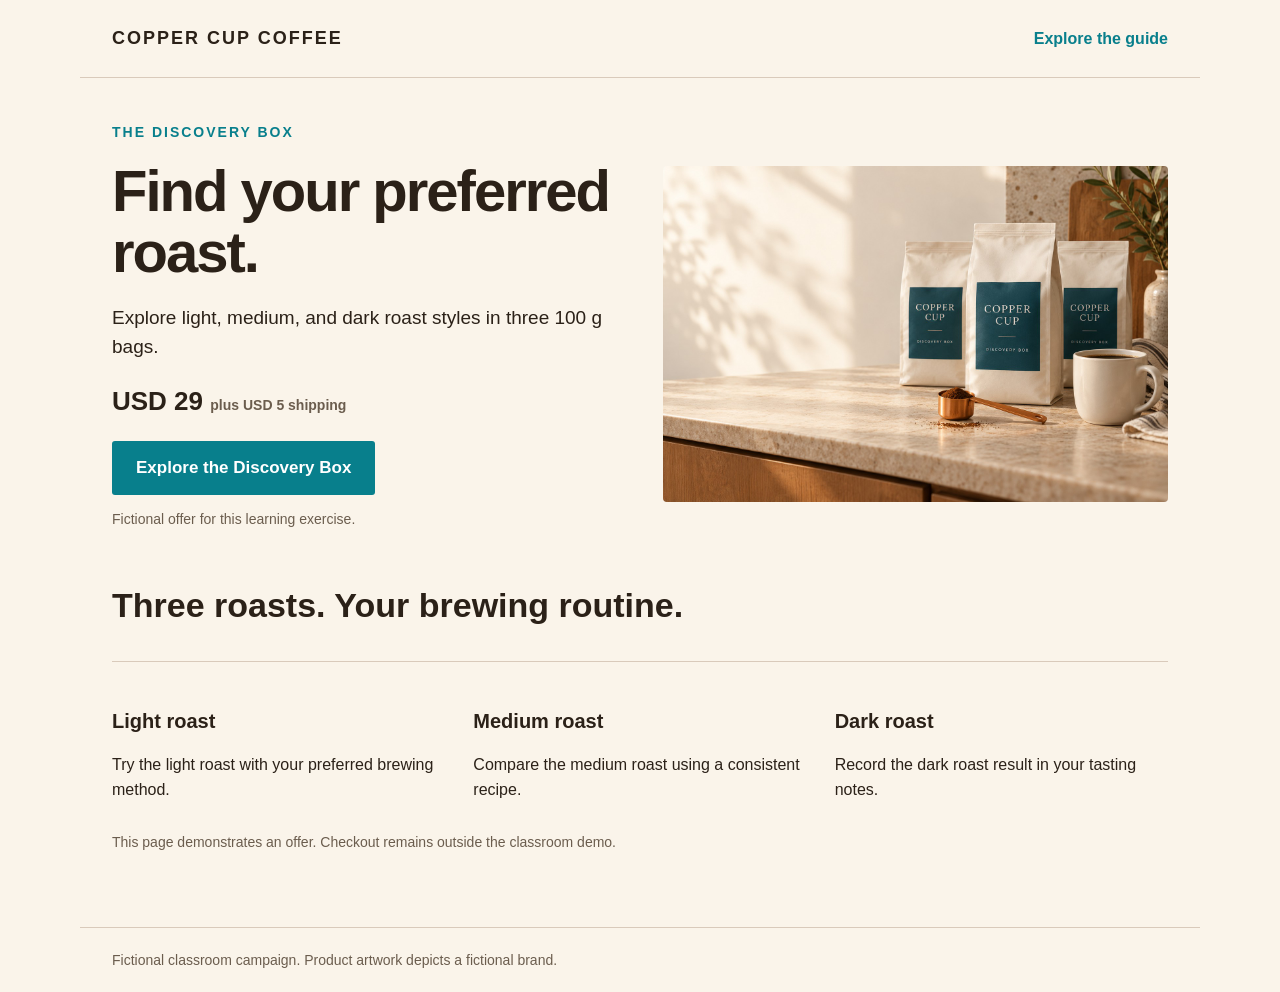
<file: course-files/campaigns/discovery-box/rehearsal/site/index.html>
<!doctype html><html lang="en"><head><meta charset="UTF-8"><meta name="viewport" content="width=device-width,initial-scale=1"><title>Copper Cup Discovery Box</title><link rel="stylesheet" href="style.css"></head><body><header><span class="wordmark">COPPER CUP COFFEE</span><a href="#details">Explore the guide</a></header><main><section class="hero"><div><div class="eyebrow">The Discovery Box</div><h1>Find your preferred roast.</h1><p>Explore light, medium, and dark roast styles in three 100 g bags.</p><div class="price">USD 29 <span class="fine">plus USD 5 shipping</span></div><a class="cta" href="#details">Explore the Discovery Box</a><p class="fine">Fictional offer for this learning exercise.</p></div><img src="product.jpg" alt="Three Copper Cup coffee bags beside a mug and copper scoop"></section><section id="details"><h2>Three roasts. Your brewing routine.</h2><div class="details"><div><h3>Light roast</h3><p>Try the light roast with your preferred brewing method.</p></div><div><h3>Medium roast</h3><p>Compare the medium roast using a consistent recipe.</p></div><div><h3>Dark roast</h3><p>Record the dark roast result in your tasting notes.</p></div></div><p class="fine">This page demonstrates an offer. Checkout remains outside the classroom demo.</p></section></main><footer>Fictional classroom campaign. Product artwork depicts a fictional brand.</footer></body></html>
</file>
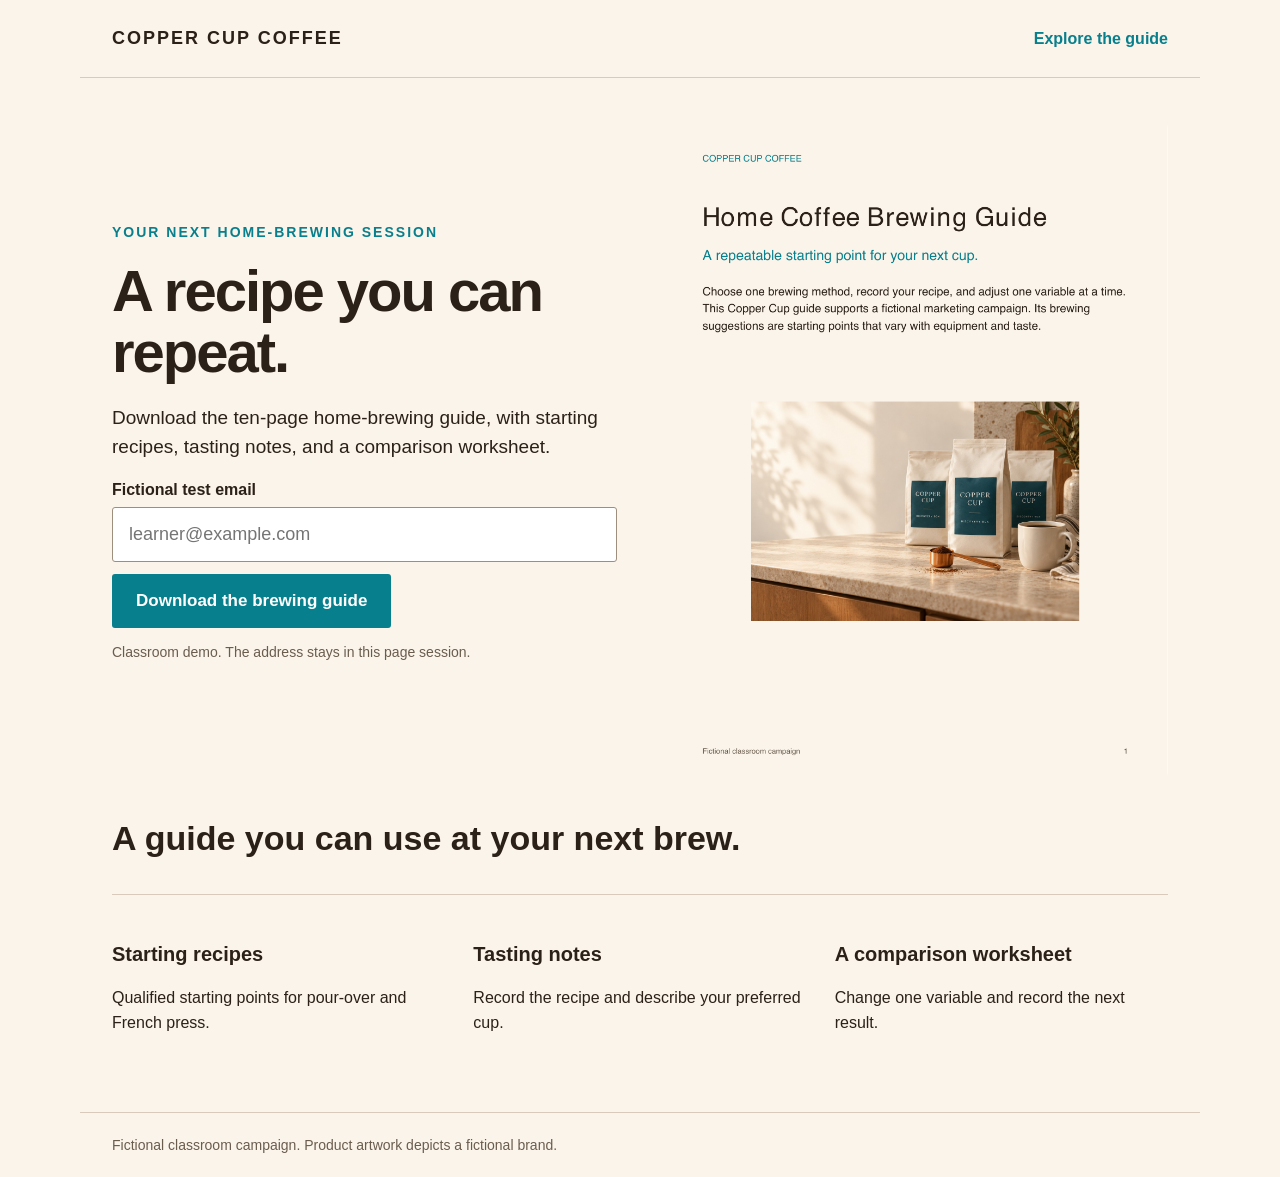
<file: course-files/campaigns/lead-magnet/rehearsal/site/index.html>
<!doctype html><html lang="en"><head><meta charset="UTF-8"><meta name="viewport" content="width=device-width,initial-scale=1"><title>Copper Cup Brewing Guide</title><link rel="stylesheet" href="style.css"></head><body><header><span class="wordmark">COPPER CUP COFFEE</span><a href="#details">Explore the guide</a></header><main><section class="hero"><div><div class="eyebrow">Your next home-brewing session</div><h1>A recipe you can repeat.</h1><p>Download the ten-page home-brewing guide, with starting recipes, tasting notes, and a comparison worksheet.</p><form id="lead-form"><label for="email">Fictional test email</label><input id="email" name="email" type="email" placeholder="learner@example.com" required autocomplete="off"><button type="submit">Download the brewing guide</button></form><div id="result" role="status" hidden><strong>Your guide is ready.</strong><p><a href="../brewing-guide.pdf" target="_blank" rel="noopener">Open the brewing guide PDF</a></p></div><p class="fine">Classroom demo. The address stays in this page session.</p></div><img src="guide-cover.png" alt="Copper Cup Home Coffee Brewing Guide cover"></section><section id="details"><h2>A guide you can use at your next brew.</h2><div class="details"><div><h3>Starting recipes</h3><p>Qualified starting points for pour-over and French press.</p></div><div><h3>Tasting notes</h3><p>Record the recipe and describe your preferred cup.</p></div><div><h3>A comparison worksheet</h3><p>Change one variable and record the next result.</p></div></div></section></main><footer>Fictional classroom campaign. Product artwork depicts a fictional brand.</footer><script>document.getElementById('lead-form').addEventListener('submit',function(event){event.preventDefault();if(this.reportValidity()){document.getElementById('result').hidden=false;document.getElementById('result').focus();}});</script></body></html>
</file>
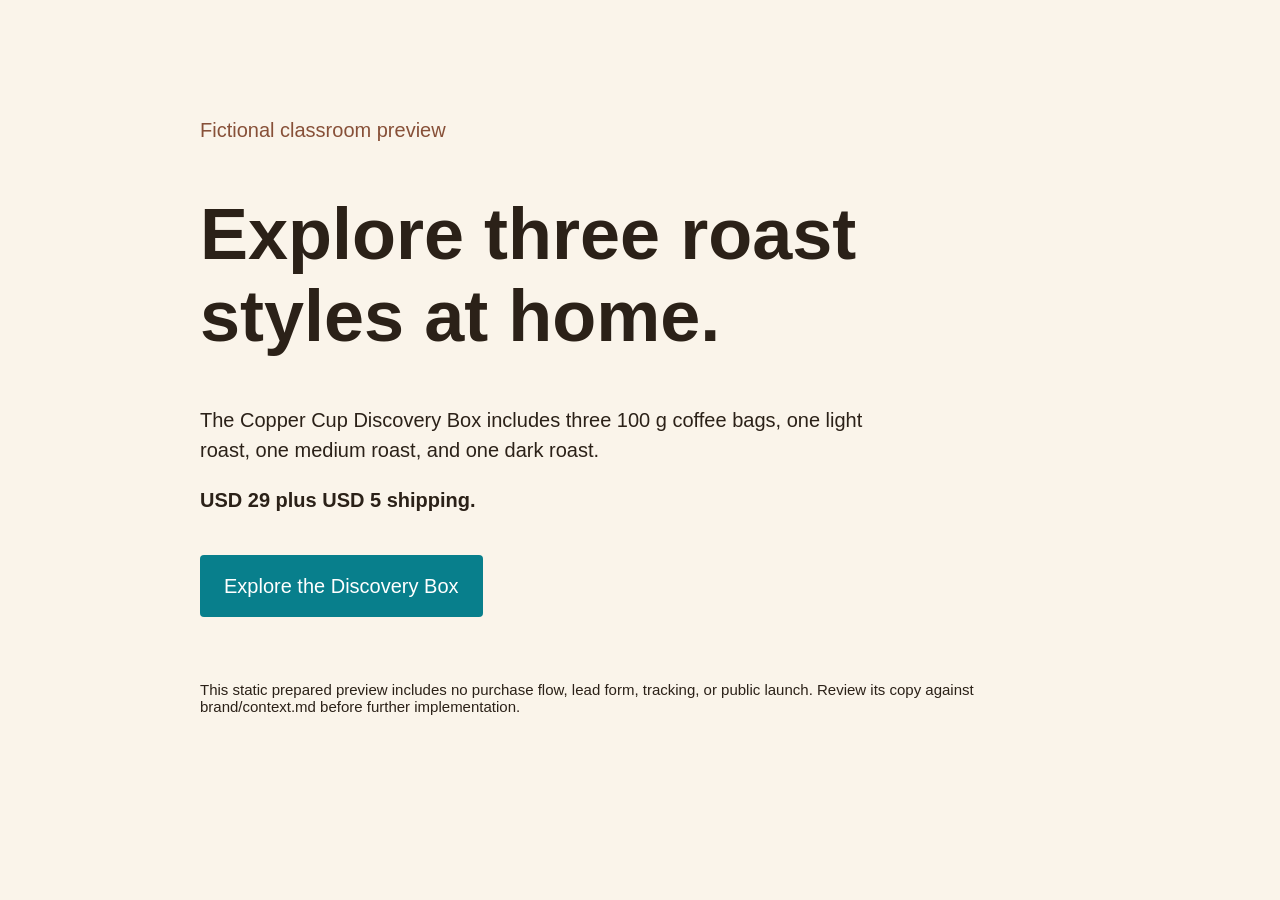
<file: examples/completed-beginner-project/campaigns/discovery-box/coordinated-01/offer-page.html>
<!doctype html><html lang="en"><meta charset="utf-8"><meta name="viewport" content="width=device-width, initial-scale=1"><title>Copper Cup Discovery Box</title><style>body{font:20px Arial,sans-serif;background:#FAF4EA;color:#2B2118;margin:0}main{max-width:880px;margin:7vh auto;padding:32px}h1{font-size:clamp(36px,7vw,72px);max-width:750px}p{line-height:1.5;max-width:680px}.cta{display:inline-block;background:#087F8C;color:white;padding:16px 24px;border-radius:4px}.label{color:#875038}aside{margin-top:44px;font-size:15px}</style><main><p class="label">Fictional classroom preview</p><h1>Explore three roast styles at home.</h1><p>The Copper Cup Discovery Box includes three 100 g coffee bags, one light roast, one medium roast, and one dark roast.</p><p><strong>USD 29 plus USD 5 shipping.</strong></p><p class="cta">Explore the Discovery Box</p><aside>This static prepared preview includes no purchase flow, lead form, tracking, or public launch. Review its copy against brand/context.md before further implementation.</aside></main></html>
</file>
<file: course-files/campaigns/discovery-box/rehearsal/site/style.css>
*{box-sizing:border-box}body{margin:0;background:#FAF4EA;color:#2B2118;font-family:Arial,sans-serif}header{max-width:1120px;margin:auto;padding:28px 32px;display:flex;justify-content:space-between;align-items:center;border-bottom:1px solid #d9cabb}.wordmark{font-size:18px;letter-spacing:2px;font-weight:700}header a{color:#087F8C;font-weight:bold;text-decoration:none}main{max-width:1120px;margin:auto;padding:46px 32px 60px}.hero{display:grid;grid-template-columns:1fr 1fr;gap:46px;align-items:center}.eyebrow{color:#087F8C;font-size:14px;letter-spacing:2px;font-weight:bold;text-transform:uppercase}h1{font-size:58px;letter-spacing:-2px;line-height:1.06;margin:20px 0}p{font-size:19px;line-height:1.55}img{display:block;width:100%;height:auto;border-radius:4px}.cta,button{display:inline-block;background:#087F8C;color:white;padding:17px 24px;font-size:17px;font-weight:bold;border:0;border-radius:3px;text-decoration:none;cursor:pointer}.fine{font-size:14px;color:#6b5d4e;line-height:1.5}.price{font-size:26px;font-weight:bold;margin:24px 0}h2{font-size:34px;margin-top:42px}.details{display:grid;grid-template-columns:repeat(3,1fr);gap:28px;margin-top:36px;border-top:1px solid #d9cabb;padding-top:28px}.details h3{font-size:20px}.details p{font-size:16px}label{display:block;font-weight:bold;margin:20px 0 8px}input{width:100%;padding:16px;font-size:18px;border:1px solid #9e8e7d;background:white;border-radius:3px;margin-bottom:12px}input:focus,button:focus,a:focus{outline:3px solid #C76A42;outline-offset:4px}#result{margin-top:20px;padding:18px;background:#e0eeeb}#result[hidden]{display:none}footer{max-width:1120px;margin:auto;padding:24px 32px;border-top:1px solid #d9cabb;font-size:14px;color:#6b5d4e}@media(max-width:700px){header{padding:22px}.hero{grid-template-columns:1fr;gap:24px}main{padding:26px 22px}h1{font-size:43px}.details{grid-template-columns:1fr}.hero img{max-height:420px;object-fit:contain}.wordmark{font-size:15px}header a{font-size:14px}}
</file>
<file: course-files/campaigns/lead-magnet/rehearsal/site/style.css>
*{box-sizing:border-box}body{margin:0;background:#FAF4EA;color:#2B2118;font-family:Arial,sans-serif}header{max-width:1120px;margin:auto;padding:28px 32px;display:flex;justify-content:space-between;align-items:center;border-bottom:1px solid #d9cabb}.wordmark{font-size:18px;letter-spacing:2px;font-weight:700}header a{color:#087F8C;font-weight:bold;text-decoration:none}main{max-width:1120px;margin:auto;padding:46px 32px 60px}.hero{display:grid;grid-template-columns:1fr 1fr;gap:46px;align-items:center}.eyebrow{color:#087F8C;font-size:14px;letter-spacing:2px;font-weight:bold;text-transform:uppercase}h1{font-size:58px;letter-spacing:-2px;line-height:1.06;margin:20px 0}p{font-size:19px;line-height:1.55}img{display:block;width:100%;height:auto;border-radius:4px}.cta,button{display:inline-block;background:#087F8C;color:white;padding:17px 24px;font-size:17px;font-weight:bold;border:0;border-radius:3px;text-decoration:none;cursor:pointer}.fine{font-size:14px;color:#6b5d4e;line-height:1.5}.price{font-size:26px;font-weight:bold;margin:24px 0}h2{font-size:34px;margin-top:42px}.details{display:grid;grid-template-columns:repeat(3,1fr);gap:28px;margin-top:36px;border-top:1px solid #d9cabb;padding-top:28px}.details h3{font-size:20px}.details p{font-size:16px}label{display:block;font-weight:bold;margin:20px 0 8px}input{width:100%;padding:16px;font-size:18px;border:1px solid #9e8e7d;background:white;border-radius:3px;margin-bottom:12px}input:focus,button:focus,a:focus{outline:3px solid #C76A42;outline-offset:4px}#result{margin-top:20px;padding:18px;background:#e0eeeb}#result[hidden]{display:none}footer{max-width:1120px;margin:auto;padding:24px 32px;border-top:1px solid #d9cabb;font-size:14px;color:#6b5d4e}@media(max-width:700px){header{padding:22px}.hero{grid-template-columns:1fr;gap:24px}main{padding:26px 22px}h1{font-size:43px}.details{grid-template-columns:1fr}.hero img{max-height:420px;object-fit:contain}.wordmark{font-size:15px}header a{font-size:14px}}
</file>
